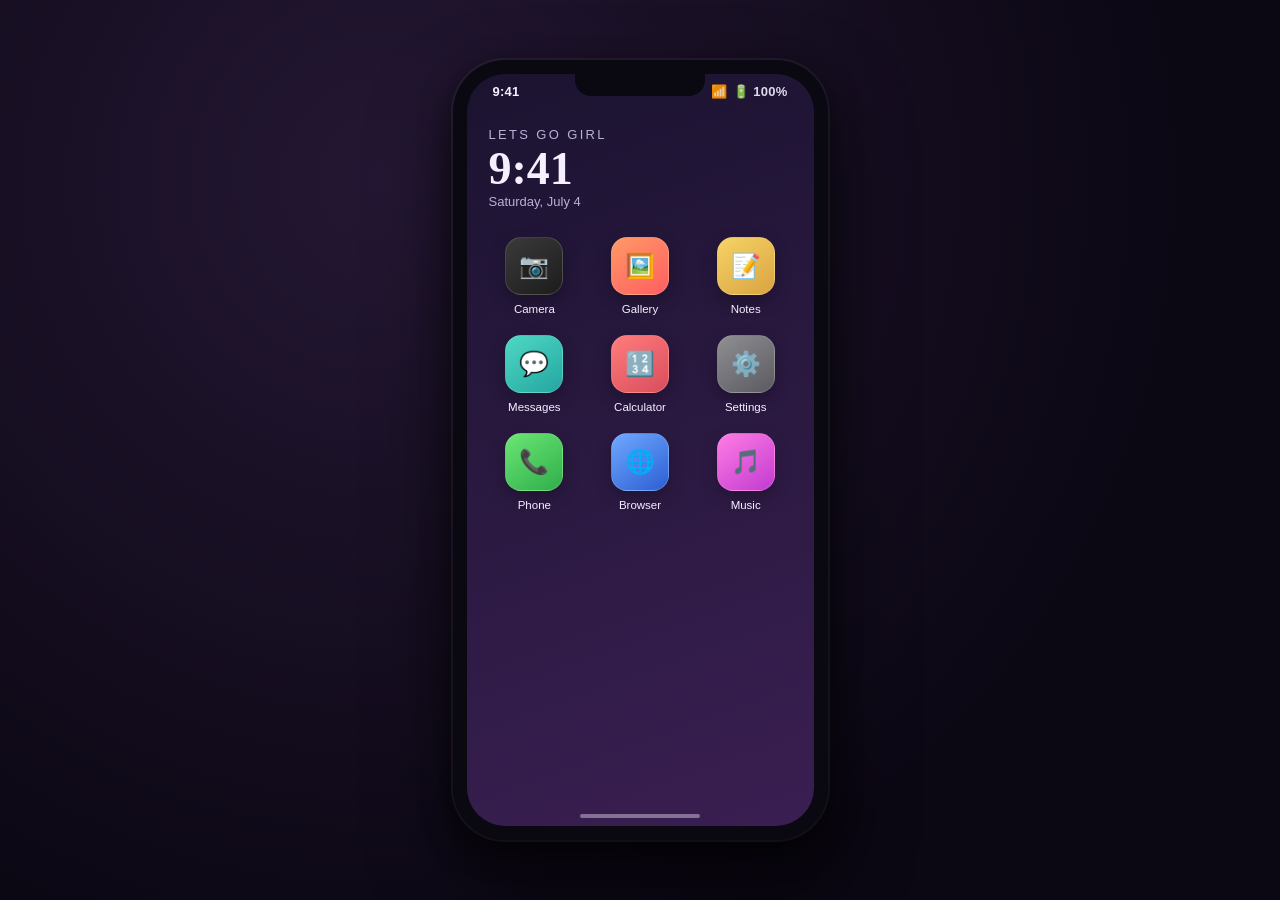
<file: index.html>
<!DOCTYPE html>
<html lang="en">
<head>
  <meta charset="UTF-8" />
  <meta name="viewport" content="width=device-width, initial-scale=1.0" />
  <title>PhoneOS</title>
  <link rel="stylesheet" href="style.css" />
</head>
<body>
  <div class="phone-frame">
    <div class="phone-screen">
      <div class="notch"></div>

      <div class="status-bar">
        <span>9:41</span>
        <div class="status-icons">
          <span>&#128246;</span>
          <span>&#128267; 100%</span>
        </div>
      </div>

      <div class="home-content">
        <div class="home-heading">LETS GO GIRL</div>
        <div class="home-time">9:41</div>
        <div class="home-date">Saturday, July 4</div>

        <div class="app-grid">
          <a class="app-icon-link" href="camera.html">
            <div class="app-icon icon-camera">&#128247;</div>
            <span class="app-label">Camera</span>
          </a>
          <a class="app-icon-link" href="gallery.html">
            <div class="app-icon icon-gallery">&#128444;&#65039;</div>
            <span class="app-label">Gallery</span>
          </a>
          <a class="app-icon-link" href="notes.html">
            <div class="app-icon icon-notes">&#128221;</div>
            <span class="app-label">Notes</span>
          </a>

          <a class="app-icon-link" href="messages.html">
            <div class="app-icon icon-messages">&#128172;</div>
            <span class="app-label">Messages</span>
          </a>
          <a class="app-icon-link" href="calculator.html">
            <div class="app-icon icon-calc">&#128290;</div>
            <span class="app-label">Calculator</span>
          </a>
          <a class="app-icon-link" href="settings.html">
            <div class="app-icon icon-settings">&#9881;&#65039;</div>
            <span class="app-label">Settings</span>
          </a>

          <a class="app-icon-link" href="phone.html">
            <div class="app-icon icon-phone">&#128222;</div>
            <span class="app-label">Phone</span>
          </a>
          <a class="app-icon-link" href="browser.html">
            <div class="app-icon icon-browser">&#127760;</div>
            <span class="app-label">Browser</span>
          </a>
          <a class="app-icon-link" href="music.html">
            <div class="app-icon icon-music">&#127925;</div>
            <span class="app-label">Music</span>
          </a>
        </div>
      </div>

      <div class="home-indicator"></div>
    </div>
  </div>
</body>
</html>
</file>
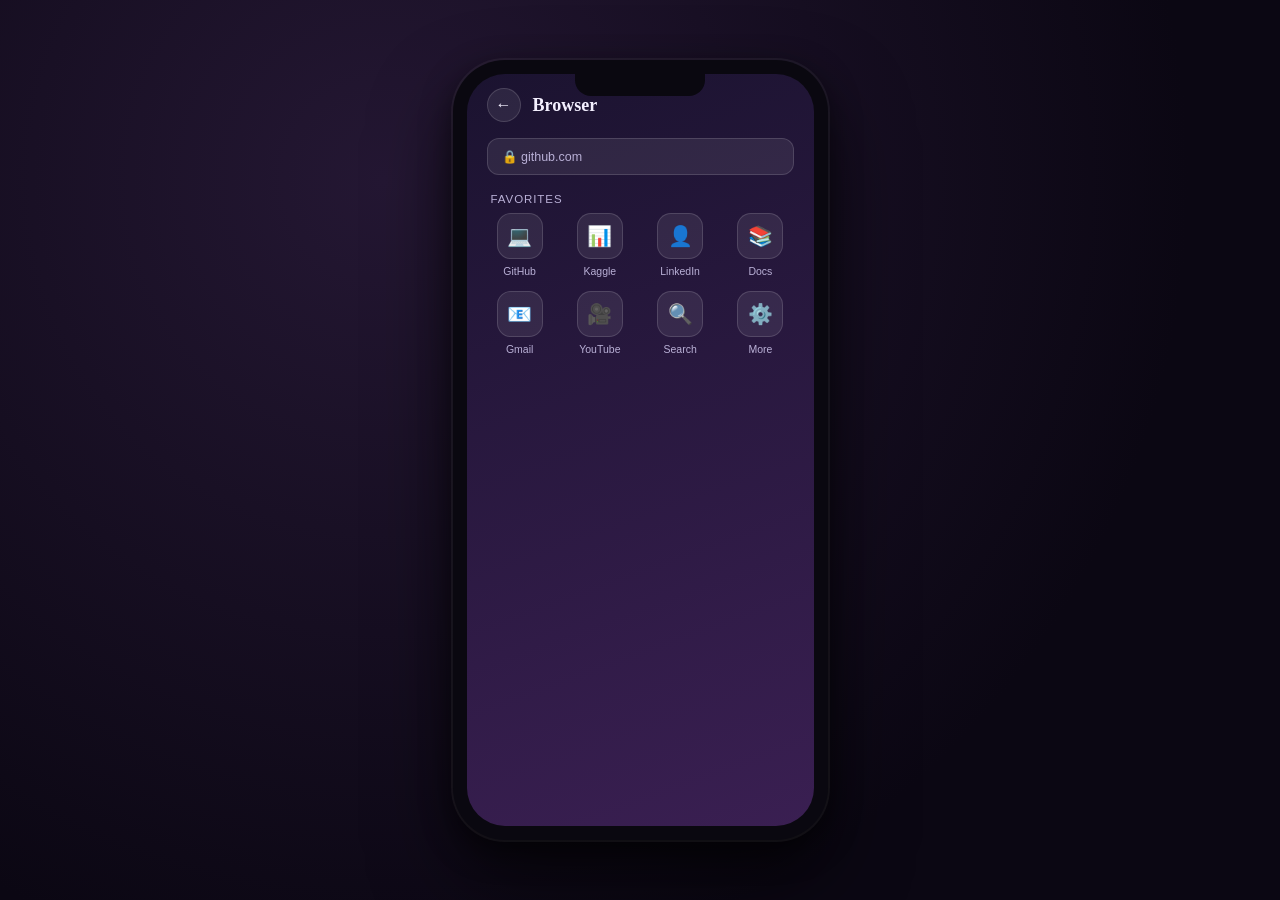
<file: browser.html>
<!DOCTYPE html>
<html lang="en">
<head>
  <meta charset="UTF-8" />
  <meta name="viewport" content="width=device-width, initial-scale=1.0" />
  <title>Browser</title>
  <link rel="stylesheet" href="style.css" />
</head>
<body>
  <div class="phone-frame">
    <div class="phone-screen">
      <div class="notch"></div>

      <div class="app-header">
        <a class="back-btn" href="index.html">&#8592;</a>
        <span class="app-title">Browser</span>
      </div>

      <div class="app-body">
        <div class="address-bar">&#128274; github.com</div>

        <div class="settings-section-label">Favorites</div>
        <div class="bookmarks-grid">
          <div class="bookmark-tile">
            <div class="bookmark-icon">&#128187;</div>
            GitHub
          </div>
          <div class="bookmark-tile">
            <div class="bookmark-icon">&#128202;</div>
            Kaggle
          </div>
          <div class="bookmark-tile">
            <div class="bookmark-icon">&#128100;</div>
            LinkedIn
          </div>
          <div class="bookmark-tile">
            <div class="bookmark-icon">&#128218;</div>
            Docs
          </div>
          <div class="bookmark-tile">
            <div class="bookmark-icon">&#128231;</div>
            Gmail
          </div>
          <div class="bookmark-tile">
            <div class="bookmark-icon">&#127909;</div>
            YouTube
          </div>
          <div class="bookmark-tile">
            <div class="bookmark-icon">&#128269;</div>
            Search
          </div>
          <div class="bookmark-tile">
            <div class="bookmark-icon">&#9881;&#65039;</div>
            More
          </div>
        </div>
      </div>
    </div>
  </div>
</body>
</html>
</file>
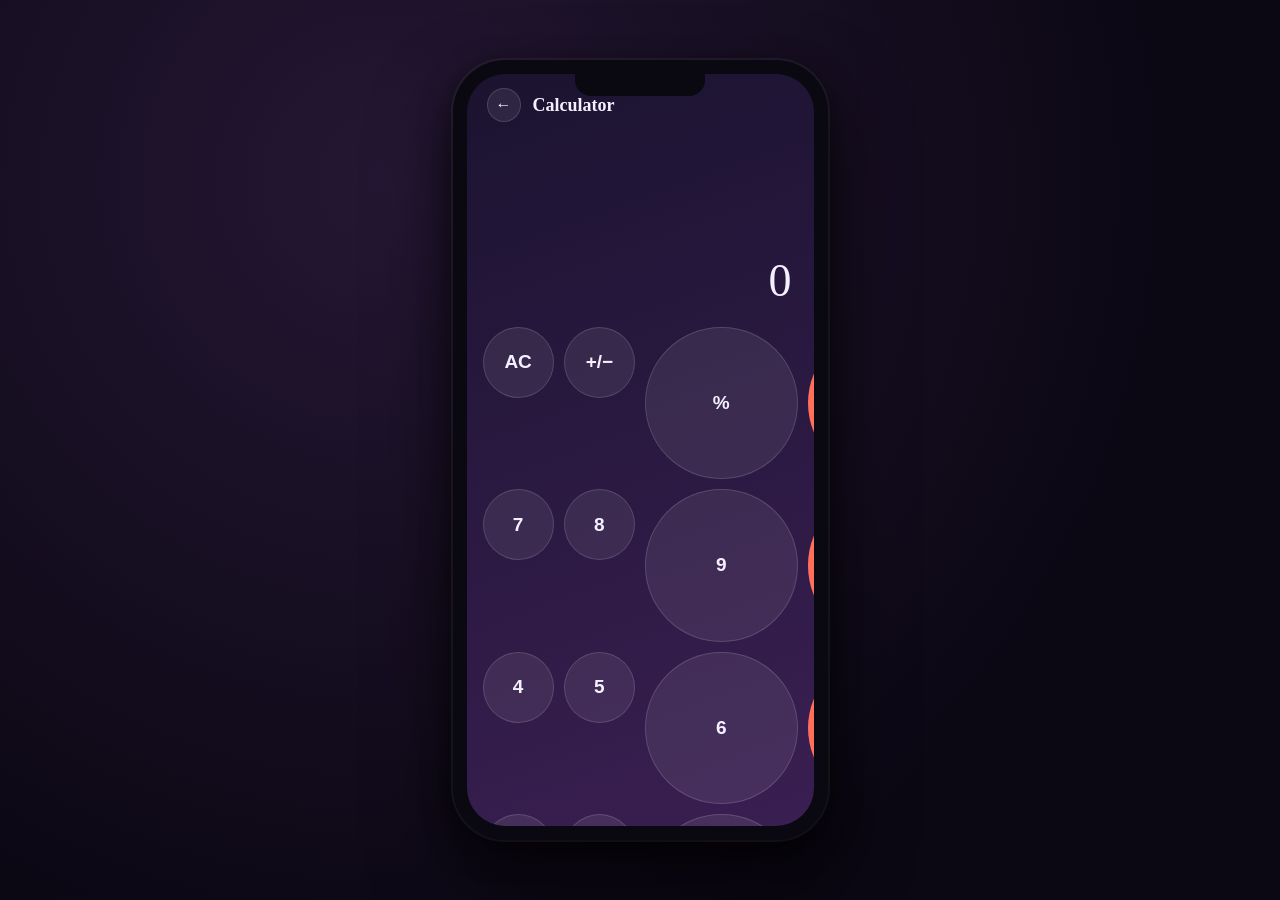
<file: calculator.html>
<!DOCTYPE html>
<html lang="en">
<head>
  <meta charset="UTF-8" />
  <meta name="viewport" content="width=device-width, initial-scale=1.0" />
  <title>Calculator</title>
  <link rel="stylesheet" href="style.css" />
</head>
<body>
  <div class="phone-frame">
    <div class="phone-screen">
      <div class="notch"></div>

      <div class="app-header">
        <a class="back-btn" href="index.html">&#8592;</a>
        <span class="app-title">Calculator</span>
      </div>

      <div class="calc-display">0</div>

      <div class="calc-pad">
        <span class="calc-btn">AC</span>
        <span class="calc-btn">+/&minus;</span>
        <span class="calc-btn">%</span>
        <span class="calc-btn op">&divide;</span>

        <span class="calc-btn">7</span>
        <span class="calc-btn">8</span>
        <span class="calc-btn">9</span>
        <span class="calc-btn op">&times;</span>

        <span class="calc-btn">4</span>
        <span class="calc-btn">5</span>
        <span class="calc-btn">6</span>
        <span class="calc-btn op">&minus;</span>

        <span class="calc-btn">1</span>
        <span class="calc-btn">2</span>
        <span class="calc-btn">3</span>
        <span class="calc-btn op">+</span>

        <span class="calc-btn zero">0</span>
        <span class="calc-btn">.</span>
        <span class="calc-btn equals">=</span>
      </div>
    </div>
  </div>
</body>
</html>
</file>
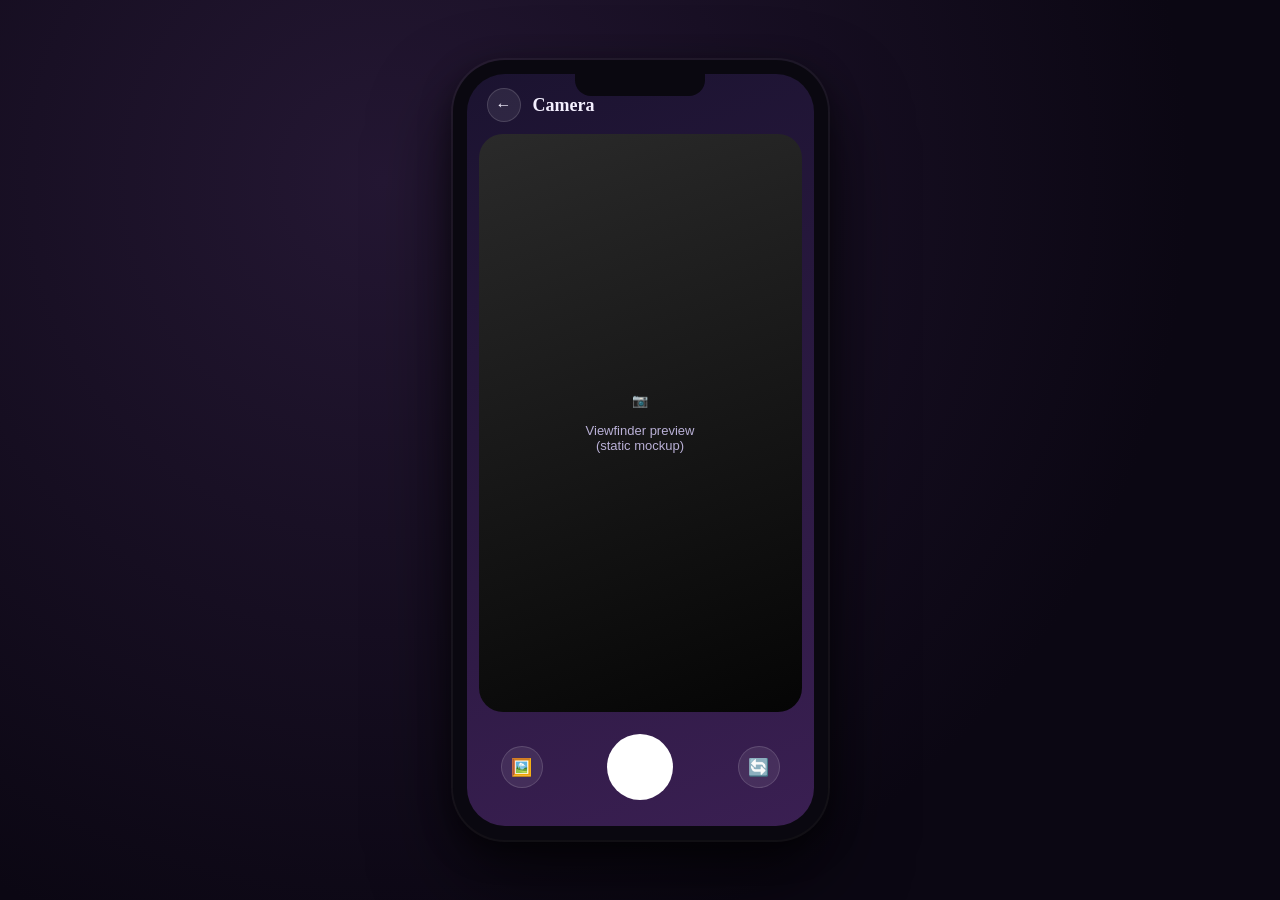
<file: camera.html>
<!DOCTYPE html>
<html lang="en">
<head>
  <meta charset="UTF-8" />
  <meta name="viewport" content="width=device-width, initial-scale=1.0" />
  <title>Camera</title>
  <link rel="stylesheet" href="style.css" />
</head>
<body>
  <div class="phone-frame">
    <div class="phone-screen">
      <div class="notch"></div>

      <div class="app-header">
        <a class="back-btn" href="index.html">&#8592;</a>
        <span class="app-title">Camera</span>
      </div>

      <div class="camera-view">
        <div class="camera-placeholder">
          &#128247;<br /><br />
          Viewfinder preview<br />
          (static mockup)
        </div>
      </div>

      <div class="camera-controls">
        <a class="camera-side-btn" href="gallery.html" title="Open gallery">&#128444;&#65039;</a>
        <span class="shutter-btn" title="Shutter"></span>
        <span class="camera-side-btn" title="Flip camera">&#128260;</span>
      </div>
    </div>
  </div>
</body>
</html>
</file>
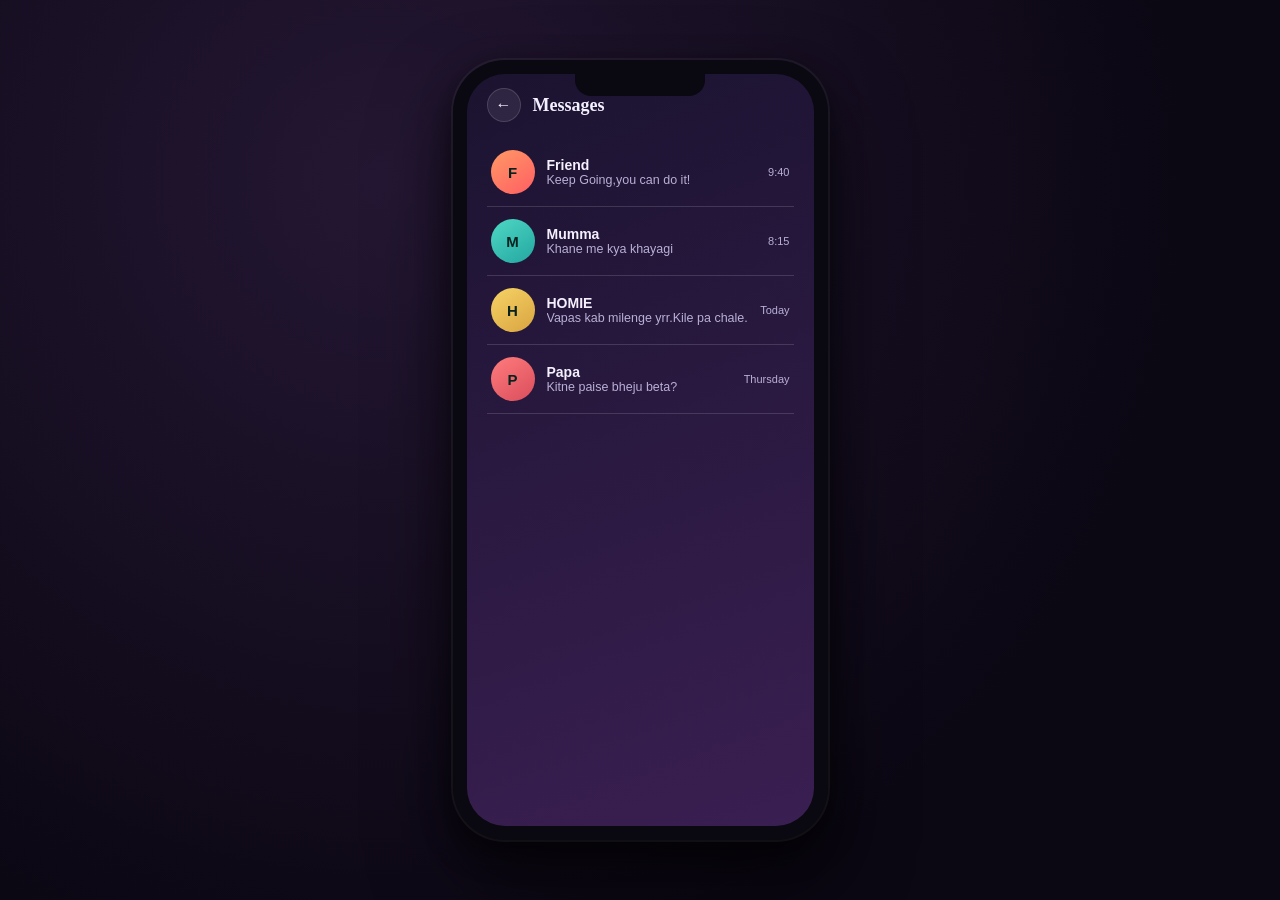
<file: messages.html>
<!DOCTYPE html>
<html lang="en">
<head>
  <meta charset="UTF-8" />
  <meta name="viewport" content="width=device-width, initial-scale=1.0" />
  <title>Messages</title>
  <link rel="stylesheet" href="style.css" />
</head>
<body>
  <div class="phone-frame">
    <div class="phone-screen">
      <div class="notch"></div>

      <div class="app-header">
        <a class="back-btn" href="index.html">&#8592;</a>
        <span class="app-title">Messages</span>
      </div>

      <div class="app-body">
        <div class="chat-item">
          <div class="chat-avatar" style="background: linear-gradient(145deg,#ff9966,#ff5e62);">F</div>
          <div class="chat-meta">
            <div class="chat-name">Friend</div>
            <div class="chat-preview">Keep Going,you can do it!</div>
          </div>
          <div class="chat-time">9:40</div>
        </div>
        <div class="chat-item">
          <div class="chat-avatar" style="background: linear-gradient(145deg,#4fd8c4,#23a6a1);">M</div>
          <div class="chat-meta">
            <div class="chat-name">Mumma</div>
            <div class="chat-preview">Khane me kya khayagi</div>
          </div>
          <div class="chat-time">8:15</div>
        </div>
        <div class="chat-item">
          <div class="chat-avatar" style="background: linear-gradient(145deg,#f6d365,#d9a441);">H</div>
          <div class="chat-meta">
            <div class="chat-name">HOMIE</div>
            <div class="chat-preview">Vapas kab milenge yrr.Kile pa chale.</div>
          </div>
          <div class="chat-time">Today</div>
        </div>
        <div class="chat-item">
          <div class="chat-avatar" style="background: linear-gradient(145deg,#ff7c7c,#d94d5c);">P</div>
          <div class="chat-meta">
            <div class="chat-name">Papa</div>
            <div class="chat-preview">Kitne paise bheju beta?</div>
          </div>
          <div class="chat-time">Thursday</div>
        </div>
      </div>
    </div>
  </div>
</body>
</html>
</file>
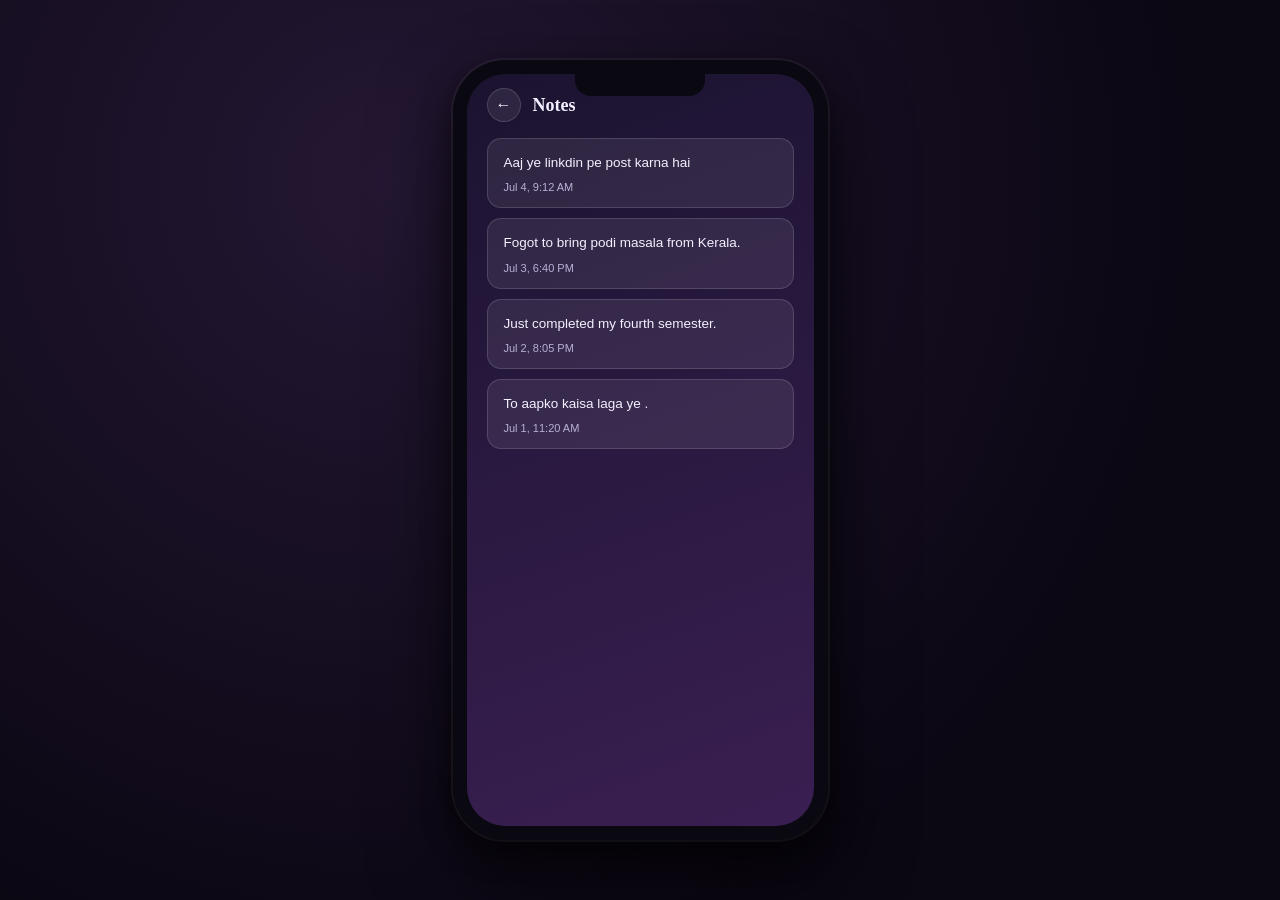
<file: notes.html>
<!DOCTYPE html>
<html lang="en">
<head>
  <meta charset="UTF-8" />
  <meta name="viewport" content="width=device-width, initial-scale=1.0" />
  <title>Notes</title>
  <link rel="stylesheet" href="style.css" />
</head>
<body>
  <div class="phone-frame">
    <div class="phone-screen">
      <div class="notch"></div>

      <div class="app-header">
        <a class="back-btn" href="index.html">&#8592;</a>
        <span class="app-title">Notes</span>
      </div>

      <div class="app-body">
        <div class="note-card">
          <p>Aaj ye linkdin pe post karna hai</p>
          <time>Jul 4, 9:12 AM</time>
        </div>
        <div class="note-card">
          <p>Fogot to bring podi masala from Kerala.</p>
          <time>Jul 3, 6:40 PM</time>
        </div>
        <div class="note-card">
          <p>Just completed my fourth semester.</p>
          <time>Jul 2, 8:05 PM</time>
        </div>
        <div class="note-card">
          <p>To aapko kaisa laga ye .</p>
          <time>Jul 1, 11:20 AM</time>
        </div>
      </div>
    </div>
  </div>
</body>
</html>
</file>
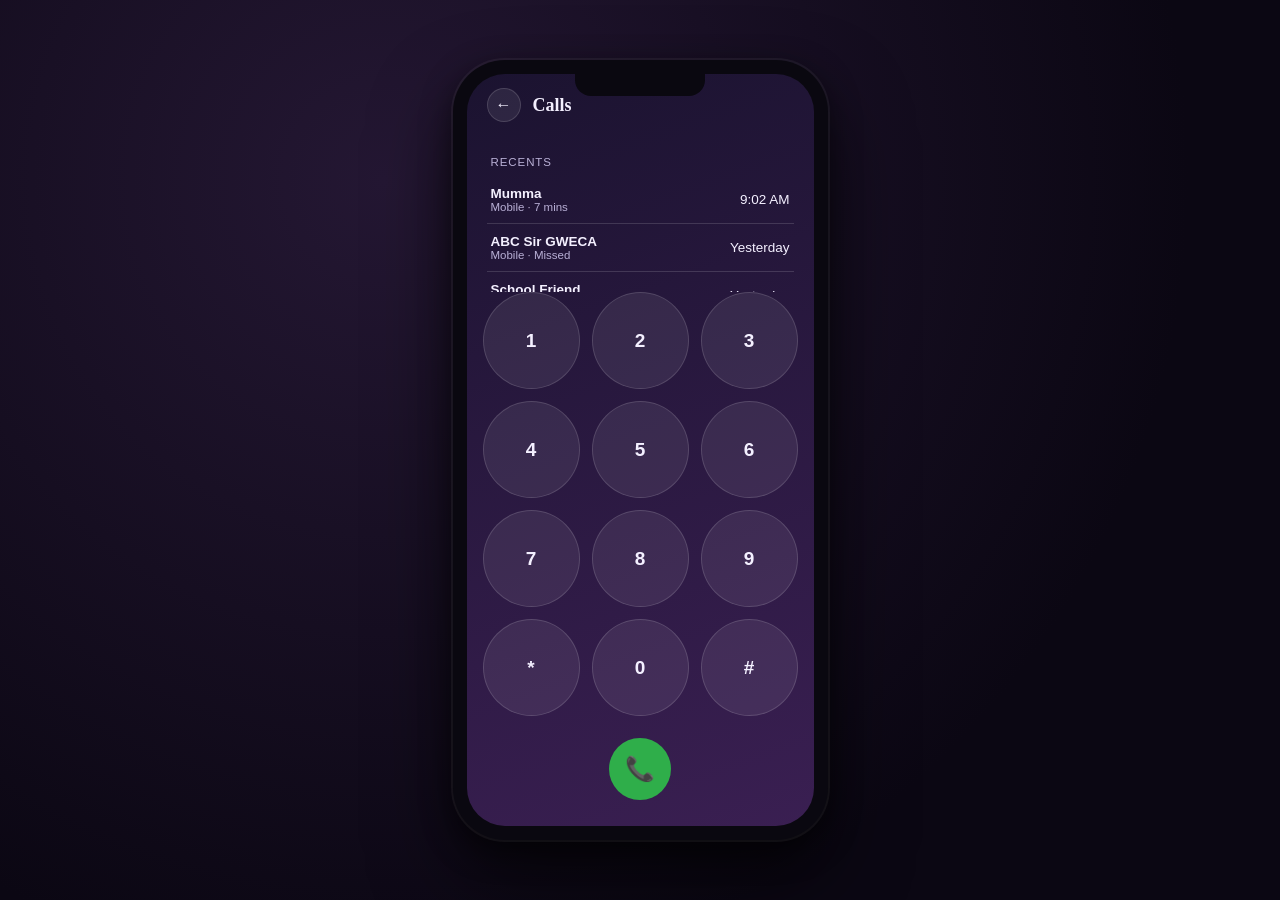
<file: phone.html>
<!DOCTYPE html>
<html lang="en">
<head>
  <meta charset="UTF-8" />
  <meta name="viewport" content="width=device-width, initial-scale=1.0" />
  <title>Phone</title>
  <link rel="stylesheet" href="style.css" />
</head>
<body>
  <div class="phone-frame">
    <div class="phone-screen">
      <div class="notch"></div>

      <div class="app-header">
        <a class="back-btn" href="index.html">&#8592;</a>
        <span class="app-title">Calls</span>
      </div>

      <div class="app-body">
        <div class="settings-section-label">Recents</div>
        <div class="recent-calls">
          <div class="call-row">
            <div>
              <div class="call-name">Mumma</div>
              <div class="call-info">Mobile &middot;  7 mins</div>
            </div>
            <span>9:02 AM</span>
          </div>
          <div class="call-row">
            <div>
              <div class="call-name">ABC Sir GWECA</div>
              <div class="call-info">Mobile &middot; Missed</div>
            </div>
            <span>Yesterday</span>
          </div>
          <div class="call-row">
            <div>
              <div class="call-name">School Friend</div>
              <div class="call-info">Mobile &middot; 45 min</div>
            </div>
            <span>Yesterday</span>
          </div>
        </div>
      </div>

      <div class="dial-pad">
        <span class="dial-btn">1</span>
        <span class="dial-btn">2</span>
        <span class="dial-btn">3</span>
        <span class="dial-btn">4</span>
        <span class="dial-btn">5</span>
        <span class="dial-btn">6</span>
        <span class="dial-btn">7</span>
        <span class="dial-btn">8</span>
        <span class="dial-btn">9</span>
        <span class="dial-btn">*</span>
        <span class="dial-btn">0</span>
        <span class="dial-btn">#</span>
      </div>
      <div style="padding-bottom: 26px;">
        <span class="call-btn">&#128222;</span>
      </div>
    </div>
  </div>
</body>
</html>
</file>
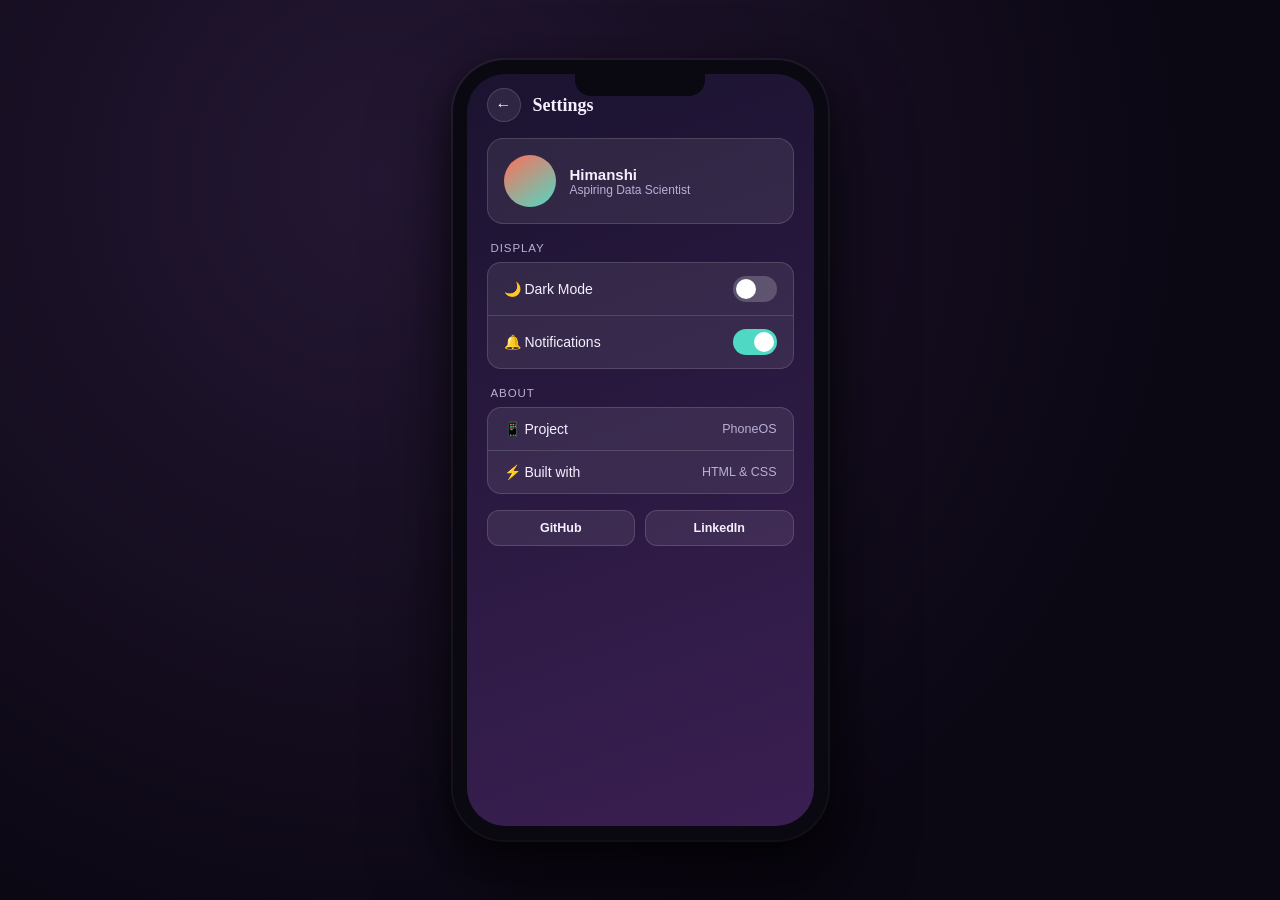
<file: settings.html>
<!DOCTYPE html>
<html lang="en">
<head>
  <meta charset="UTF-8" />
  <meta name="viewport" content="width=device-width, initial-scale=1.0" />
  <title>Settings</title>
  <link rel="stylesheet" href="style.css" />
</head>
<body>
  <div class="phone-frame">
    <div class="phone-screen">
      <div class="notch"></div>

      <div class="app-header">
        <a class="back-btn" href="index.html">&#8592;</a>
        <span class="app-title">Settings</span>
      </div>

      <div class="app-body">
        <div class="profile-card">
          <div class="profile-avatar"></div>
          <div>
            <div class="profile-name">Himanshi</div>
            <div class="profile-sub">Aspiring Data Scientist</div>
          </div>
        </div>

        <div class="settings-section-label">Display</div>
        <div class="settings-list">
          <div class="settings-row">
            <span>&#127769; Dark Mode</span>
            <input type="checkbox" id="darkToggle" class="toggle-input" />
            <label for="darkToggle" class="toggle-label"></label>
          </div>
          <div class="settings-row">
            <span>&#128276; Notifications</span>
            <input type="checkbox" id="notifToggle" class="toggle-input" checked />
            <label for="notifToggle" class="toggle-label"></label>
          </div>
        </div>

        <div class="settings-section-label">About</div>
        <div class="settings-list">
          <div class="settings-row">
            <span>&#128241; Project</span>
            <span style="color:var(--ink-dim); font-size:12.5px;">PhoneOS</span>
          </div>
          <div class="settings-row">
            <span>&#9889; Built with</span>
            <span style="color:var(--ink-dim); font-size:12.5px;">HTML &amp; CSS </span>
          </div>
        </div>

        <div class="about-links">
          <a href="https://github.com/" target="_blank" rel="noopener">GitHub</a>
          <a href="https://www.linkedin.com/in/himanshi-dadheech-496593338 " target="_blank" rel="noopener">LinkedIn</a>
        </div>
      </div>
    </div>
  </div>
</body>
</html>
</file>
<file: style.css>
/* ============================================
   PhoneOS — single stylesheet, no JavaScript
   ============================================ */

:root {
  --bg-deep: #15111f;
  --bg-wallpaper-1: #1b1330;
  --bg-wallpaper-2: #3a1f52;
  --ink: #f4f0ff;
  --ink-dim: #b9b0d6;
  --accent-coral: #ff6f59;
  --accent-mint: #4fd8c4;
  --bezel: #0a0810;
  --glass: rgba(255, 255, 255, 0.08);
  --glass-border: rgba(255, 255, 255, 0.14);
  --font-display: "Georgia", "Segoe UI", serif;
  --font-ui: "Segoe UI", Arial, sans-serif;
}

* {
  box-sizing: border-box;
  margin: 0;
  padding: 0;
}

html, body {
  height: 100%;
}

body {
  font-family: var(--font-ui);
  background: radial-gradient(circle at 30% 20%, #241733, #0b0713 70%);
  display: flex;
  align-items: center;
  justify-content: center;
  min-height: 100vh;
  color: var(--ink);
  padding: 24px;
}

/* ============================================
   Phone frame — shared shell for every page
   ============================================ */
.phone-frame {
  width: 375px;
  height: 780px;
  background: var(--bezel);
  border-radius: 52px;
  padding: 14px;
  box-shadow:
    0 0 0 2px rgba(255, 255, 255, 0.05),
    0 40px 80px rgba(0, 0, 0, 0.6),
    0 10px 30px rgba(0, 0, 0, 0.5);
  position: relative;
}

.phone-screen {
  width: 100%;
  height: 100%;
  background: linear-gradient(160deg, var(--bg-wallpaper-1), var(--bg-wallpaper-2));
  border-radius: 38px;
  overflow: hidden;
  position: relative;
  display: flex;
  flex-direction: column;
}

.notch {
  position: absolute;
  top: 0;
  left: 50%;
  transform: translateX(-50%);
  width: 130px;
  height: 22px;
  background: var(--bezel);
  border-bottom-left-radius: 16px;
  border-bottom-right-radius: 16px;
  z-index: 20;
}

/* ============================================
   Status bar
   ============================================ */
.status-bar {
  display: flex;
  align-items: center;
  justify-content: space-between;
  padding: 10px 26px 4px;
  font-size: 13px;
  font-weight: 600;
  letter-spacing: 0.02em;
  z-index: 10;
}

.status-icons {
  display: flex;
  gap: 6px;
  align-items: center;
  opacity: 0.9;
}

/* ============================================
   Home screen
   ============================================ */
.home-content {
  flex: 1;
  display: flex;
  flex-direction: column;
  padding: 24px 22px 40px;
}

.home-heading {
  font-size: 13px;
  color: var(--ink-dim);
  text-transform: uppercase;
  letter-spacing: 0.18em;
  margin-bottom: 4px;
}

.home-time {
  font-family: var(--font-display);
  font-size: 46px;
  font-weight: 600;
  line-height: 1;
  margin-bottom: 2px;
}

.home-date {
  font-size: 13px;
  color: var(--ink-dim);
  margin-bottom: 28px;
}

.app-grid {
  display: grid;
  grid-template-columns: repeat(3, 1fr);
  gap: 20px 14px;
}

.app-icon-link {
  text-decoration: none;
  color: inherit;
  display: flex;
  flex-direction: column;
  align-items: center;
  gap: 8px;
}

.app-icon {
  width: 58px;
  height: 58px;
  border-radius: 16px;
  display: flex;
  align-items: center;
  justify-content: center;
  font-size: 24px;
  background: var(--icon-bg, var(--glass));
  border: 1px solid var(--glass-border);
  transition: transform 0.15s ease;
  box-shadow: 0 6px 16px rgba(0, 0, 0, 0.25);
}

.app-icon-link:active .app-icon {
  transform: scale(0.9);
}

.app-label {
  font-size: 11.5px;
  color: var(--ink);
  font-weight: 500;
  text-align: center;
}

.icon-camera   { --icon-bg: linear-gradient(145deg, #3a3a3a, #1c1c1c); }
.icon-gallery  { --icon-bg: linear-gradient(145deg, #ff9966, #ff5e62); }
.icon-notes    { --icon-bg: linear-gradient(145deg, #f6d365, #d9a441); }
.icon-messages { --icon-bg: linear-gradient(145deg, #4fd8c4, #23a6a1); }
.icon-calc     { --icon-bg: linear-gradient(145deg, #ff7c7c, #d94d5c); }
.icon-settings { --icon-bg: linear-gradient(145deg, #8e8e93, #5a5a60); }
.icon-phone    { --icon-bg: linear-gradient(145deg, #6be675, #2fae4a); }
.icon-browser  { --icon-bg: linear-gradient(145deg, #6fa8ff, #2c5fd4); }
.icon-music    { --icon-bg: linear-gradient(145deg, #ff7ce5, #c23bd0); }

.home-indicator {
  position: absolute;
  bottom: 8px;
  left: 50%;
  transform: translateX(-50%);
  width: 120px;
  height: 4px;
  border-radius: 3px;
  background: var(--ink);
  opacity: 0.4;
  z-index: 20;
}

/* ============================================
   Shared app-screen header
   ============================================ */
.app-header {
  display: flex;
  align-items: center;
  gap: 12px;
  padding: 14px 20px 12px;
  z-index: 10;
}

.back-btn {
  width: 34px;
  height: 34px;
  border-radius: 50%;
  border: 1px solid var(--glass-border);
  background: var(--glass);
  color: var(--ink);
  display: flex;
  align-items: center;
  justify-content: center;
  text-decoration: none;
  font-size: 16px;
  flex-shrink: 0;
}

.app-title {
  font-family: var(--font-display);
  font-size: 18px;
  font-weight: 600;
}

.app-body {
  flex: 1;
  overflow-y: auto;
  padding: 4px 20px 24px;
}

.empty-state {
  height: 100%;
  display: flex;
  flex-direction: column;
  align-items: center;
  justify-content: center;
  text-align: center;
  color: var(--ink-dim);
  gap: 10px;
  padding: 0 30px;
}

.empty-state .emoji {
  font-size: 34px;
  opacity: 0.7;
}

.empty-state .hint {
  font-size: 12.5px;
}

/* ============================================
   Camera (static mockup)
   ============================================ */
.camera-view {
  flex: 1;
  margin: 0 12px;
  border-radius: 24px;
  background: linear-gradient(160deg, #2a2a2a, #050505);
  position: relative;
  overflow: hidden;
  display: flex;
  align-items: center;
  justify-content: center;
}

.camera-placeholder {
  color: var(--ink-dim);
  font-size: 13px;
  text-align: center;
  padding: 0 30px;
}

.camera-controls {
  display: flex;
  align-items: center;
  justify-content: space-between;
  padding: 22px 34px 26px;
}

.shutter-btn {
  width: 66px;
  height: 66px;
  border-radius: 50%;
  background: #fff;
  border: 4px solid rgba(255, 255, 255, 0.3);
  display: block;
}

.shutter-btn:active {
  transform: scale(0.92);
}

.camera-side-btn {
  width: 42px;
  height: 42px;
  border-radius: 50%;
  background: var(--glass);
  border: 1px solid var(--glass-border);
  color: var(--ink);
  font-size: 17px;
  display: flex;
  align-items: center;
  justify-content: center;
  text-decoration: none;
}

/* ============================================
   Gallery (static placeholder photos)
   ============================================ */
.gallery-grid {
  display: grid;
  grid-template-columns: repeat(3, 1fr);
  gap: 6px;
}

.gallery-grid .photo {
  aspect-ratio: 1;
  border-radius: 8px;
  width: 100%;
  object-fit: cover;
  display: block;
}

.photo-1 { background: linear-gradient(145deg, #ff9966, #ff5e62); }
.photo-2 { background: linear-gradient(145deg, #4fd8c4, #23a6a1); }
.photo-3 { background: linear-gradient(145deg, #f6d365, #d9a441); }
.photo-4 { background: linear-gradient(145deg, #6fa8ff, #2c5fd4); }
.photo-5 { background: linear-gradient(145deg, #ff7ce5, #c23bd0); }
.photo-6 { background: linear-gradient(145deg, #6be675, #2fae4a); }
.photo-7 { background: linear-gradient(145deg, #ff7c7c, #d94d5c); }
.photo-8 { background: linear-gradient(145deg, #b18aff, #6a4fd8); }
.photo-9 { background: linear-gradient(145deg, #ffd76f, #d99a41); }

/* ============================================
   Notes (static sample notes)
   ============================================ */
.note-card {
  background: var(--glass);
  border: 1px solid var(--glass-border);
  border-radius: 14px;
  padding: 14px 16px;
  margin-bottom: 10px;
}

.note-card p {
  font-size: 13.5px;
  line-height: 1.5;
}

.note-card time {
  display: block;
  font-size: 11px;
  color: var(--ink-dim);
  margin-top: 8px;
}

/* ============================================
   Messages (static conversation list)
   ============================================ */
.chat-item {
  display: flex;
  align-items: center;
  gap: 12px;
  padding: 12px 4px;
  border-bottom: 1px solid var(--glass-border);
  text-decoration: none;
  color: inherit;
}

.chat-avatar {
  width: 44px;
  height: 44px;
  border-radius: 50%;
  display: flex;
  align-items: center;
  justify-content: center;
  font-weight: 700;
  font-size: 15px;
  color: #06231f;
  flex-shrink: 0;
}

.chat-meta {
  flex: 1;
  min-width: 0;
}

.chat-name {
  font-size: 14px;
  font-weight: 600;
}

.chat-preview {
  font-size: 12.5px;
  color: var(--ink-dim);
  white-space: nowrap;
  overflow: hidden;
  text-overflow: ellipsis;
}

.chat-time {
  font-size: 11px;
  color: var(--ink-dim);
  flex-shrink: 0;
}

/* ============================================
   Calculator (static visual mockup)
   ============================================ */
.calc-display {
  flex: 1;
  display: flex;
  align-items: flex-end;
  justify-content: flex-end;
  padding: 20px 22px;
  font-family: var(--font-display);
  font-size: 46px;
  font-weight: 500;
  min-height: 90px;
}

.calc-pad {
  display: grid;
  grid-template-columns: repeat(4, 1fr);
  gap: 10px;
  padding: 0 16px 22px;
}

.calc-btn {
  aspect-ratio: 1;
  border-radius: 50%;
  border: 1px solid var(--glass-border);
  font-size: 19px;
  font-weight: 600;
  background: var(--glass);
  color: var(--ink);
  display: flex;
  align-items: center;
  justify-content: center;
}

.calc-btn.op {
  background: var(--accent-coral);
  color: #2a0e08;
  border: none;
}

.calc-btn.equals {
  background: var(--accent-mint);
  color: #06231f;
  border: none;
}

.calc-btn.zero {
  grid-column: span 2;
  border-radius: 30px;
}

.calc-btn:active {
  filter: brightness(0.9);
}

/* ============================================
   Settings (pure-CSS toggle switch, no JS)
   ============================================ */
.settings-section-label {
  font-size: 11.5px;
  text-transform: uppercase;
  letter-spacing: 0.08em;
  color: var(--ink-dim);
  margin: 18px 4px 8px;
}

.settings-list {
  background: var(--glass);
  border: 1px solid var(--glass-border);
  border-radius: 14px;
  overflow: hidden;
}

.settings-row {
  display: flex;
  align-items: center;
  justify-content: space-between;
  padding: 13px 16px;
  border-bottom: 1px solid var(--glass-border);
  font-size: 14px;
}

.settings-row:last-child {
  border-bottom: none;
}

/* Checkbox-powered toggle — works without JavaScript */
.toggle-input {
  position: absolute;
  opacity: 0;
  width: 0;
  height: 0;
}

.toggle-label {
  width: 44px;
  height: 26px;
  border-radius: 14px;
  background: rgba(255, 255, 255, 0.2);
  position: relative;
  display: inline-block;
  cursor: pointer;
}

.toggle-label::after {
  content: "";
  position: absolute;
  top: 3px;
  left: 3px;
  width: 20px;
  height: 20px;
  border-radius: 50%;
  background: #fff;
  transition: transform 0.2s ease;
}

.toggle-input:checked + .toggle-label {
  background: var(--accent-mint);
}

.toggle-input:checked + .toggle-label::after {
  transform: translateX(18px);
}

.profile-card {
  display: flex;
  align-items: center;
  gap: 14px;
  background: var(--glass);
  border: 1px solid var(--glass-border);
  border-radius: 16px;
  padding: 16px;
  margin-bottom: 6px;
}

.profile-avatar {
  width: 52px;
  height: 52px;
  border-radius: 50%;
  background: linear-gradient(145deg, var(--accent-coral), var(--accent-mint));
  flex-shrink: 0;
}

.profile-name {
  font-weight: 700;
  font-size: 15px;
}

.profile-sub {
  font-size: 12px;
  color: var(--ink-dim);
}

.about-links {
  display: flex;
  gap: 10px;
  margin-top: 16px;
}

.about-links a {
  flex: 1;
  text-align: center;
  padding: 10px;
  border-radius: 12px;
  background: var(--glass);
  border: 1px solid var(--glass-border);
  color: var(--ink);
  text-decoration: none;
  font-size: 12.5px;
  font-weight: 600;
}

/* ============================================
   Phone / Dialer
   ============================================ */
.recent-calls {
  margin-bottom: 18px;
}

.call-row {
  display: flex;
  align-items: center;
  justify-content: space-between;
  padding: 10px 4px;
  border-bottom: 1px solid var(--glass-border);
  font-size: 13.5px;
}

.call-row .call-name {
  font-weight: 600;
}

.call-row .call-info {
  font-size: 11.5px;
  color: var(--ink-dim);
}

.dial-pad {
  display: grid;
  grid-template-columns: repeat(3, 1fr);
  gap: 12px;
  padding: 0 16px 22px;
}

.dial-btn {
  aspect-ratio: 1;
  border-radius: 50%;
  border: 1px solid var(--glass-border);
  background: var(--glass);
  color: var(--ink);
  font-size: 19px;
  font-weight: 600;
  display: flex;
  align-items: center;
  justify-content: center;
}

.dial-btn:active {
  filter: brightness(0.9);
}

.call-btn {
  width: 62px;
  height: 62px;
  border-radius: 50%;
  background: #2fae4a;
  margin: 0 auto;
  display: flex;
  align-items: center;
  justify-content: center;
  font-size: 24px;
  color: #fff;
}

/* ============================================
   Browser (static mockup)
   ============================================ */
.address-bar {
  display: flex;
  align-items: center;
  gap: 8px;
  background: var(--glass);
  border: 1px solid var(--glass-border);
  border-radius: 12px;
  padding: 10px 14px;
  font-size: 12.5px;
  color: var(--ink-dim);
  margin-bottom: 18px;
}

.bookmarks-grid {
  display: grid;
  grid-template-columns: repeat(4, 1fr);
  gap: 14px;
}

.bookmark-tile {
  display: flex;
  flex-direction: column;
  align-items: center;
  gap: 6px;
  font-size: 10.5px;
  color: var(--ink-dim);
  text-align: center;
}

.bookmark-icon {
  width: 46px;
  height: 46px;
  border-radius: 14px;
  background: var(--glass);
  border: 1px solid var(--glass-border);
  display: flex;
  align-items: center;
  justify-content: center;
  font-size: 20px;
}

/* ============================================
   Music player (static mockup)
   ============================================ */
.album-art {
  width: 220px;
  height: 220px;
  margin: 10px auto 22px;
  border-radius: 20px;
  background: linear-gradient(145deg, #ff7ce5, #6a4fd8);
  box-shadow: 0 16px 30px rgba(0, 0, 0, 0.4);
  object-fit: cover;
  display: block;
}

.track-info {
  text-align: center;
  margin-bottom: 22px;
}

.track-title {
  font-family: var(--font-display);
  font-size: 18px;
  font-weight: 700;
}

.track-artist {
  font-size: 12.5px;
  color: var(--ink-dim);
  margin-top: 4px;
}

.progress-track {
  width: 100%;
  height: 4px;
  border-radius: 2px;
  background: var(--glass-border);
  margin-bottom: 22px;
  position: relative;
}

.progress-fill {
  width: 38%;
  height: 100%;
  border-radius: 2px;
  background: var(--accent-mint);
}

.player-controls {
  display: flex;
  align-items: center;
  justify-content: center;
  gap: 26px;
  font-size: 22px;
}

.player-controls .play-btn {
  width: 56px;
  height: 56px;
  border-radius: 50%;
  background: var(--accent-mint);
  color: #06231f;
  display: flex;
  align-items: center;
  justify-content: center;
  font-size: 22px;
}
</file>
